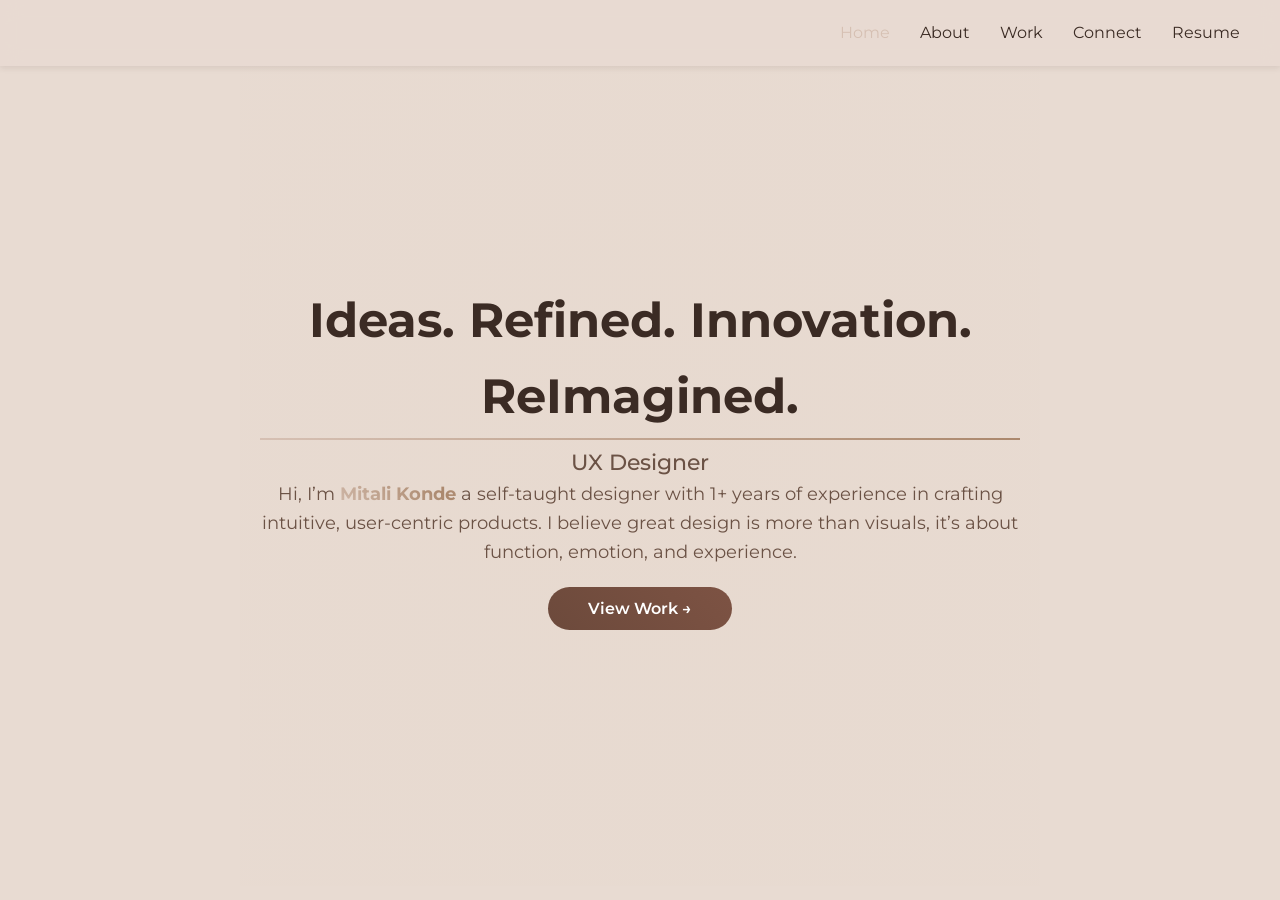
<file: index.html>
<!DOCTYPE html>
<html lang="en">

<head>
    <meta charset="UTF-8" />
    <meta name="viewport" content="width=device-width, initial-scale=1.0" />
    <title>Portfolio</title>
    <link rel="stylesheet" href="styles.css" />
    <link href="https://fonts.googleapis.com/css2?family=Montserrat:wght@400;500;600;700&display=swap"
        rel="stylesheet" />
</head>

<body>

    <!-- Header -->
    <header class="navbar">
        <!-- <img src="https://via.placeholder.com/40" alt="Logo" class="logo" /> -->
        <nav class="nav-links">
            <a href="#" class="active">Home</a>
            <a href="about.html">About</a>
            <a href="mywork.html">Work</a>
            <a href="contact.html">Connect</a>
            <a href="assets\Mitali_Konde_7058881317.pdf" target="_blank" rel="noopener noreferrer">
                Resume
            </a>
        </nav>
    </header>

    <!-- Main -->
    <section class="hero">
        <h1 class="hero-title">Ideas. Refined. Innovation. ReImagined.</h1>
        <p class="hero-subtitle">UX Designer</p>

        <!-- New paragraph text -->
        <p class="hero-description">
            Hi, I’m <span id="myname">Mitali Konde</span> a self-taught designer with 1+ years of experience in crafting
            intuitive, user-centric products. I believe great design is more than visuals, it’s about function, emotion,
            and experience.
        </p>

        <!-- Single button -->
        <button class="btn-view-work">View Work →</button>
    </section>

</body>

</html>
</file>
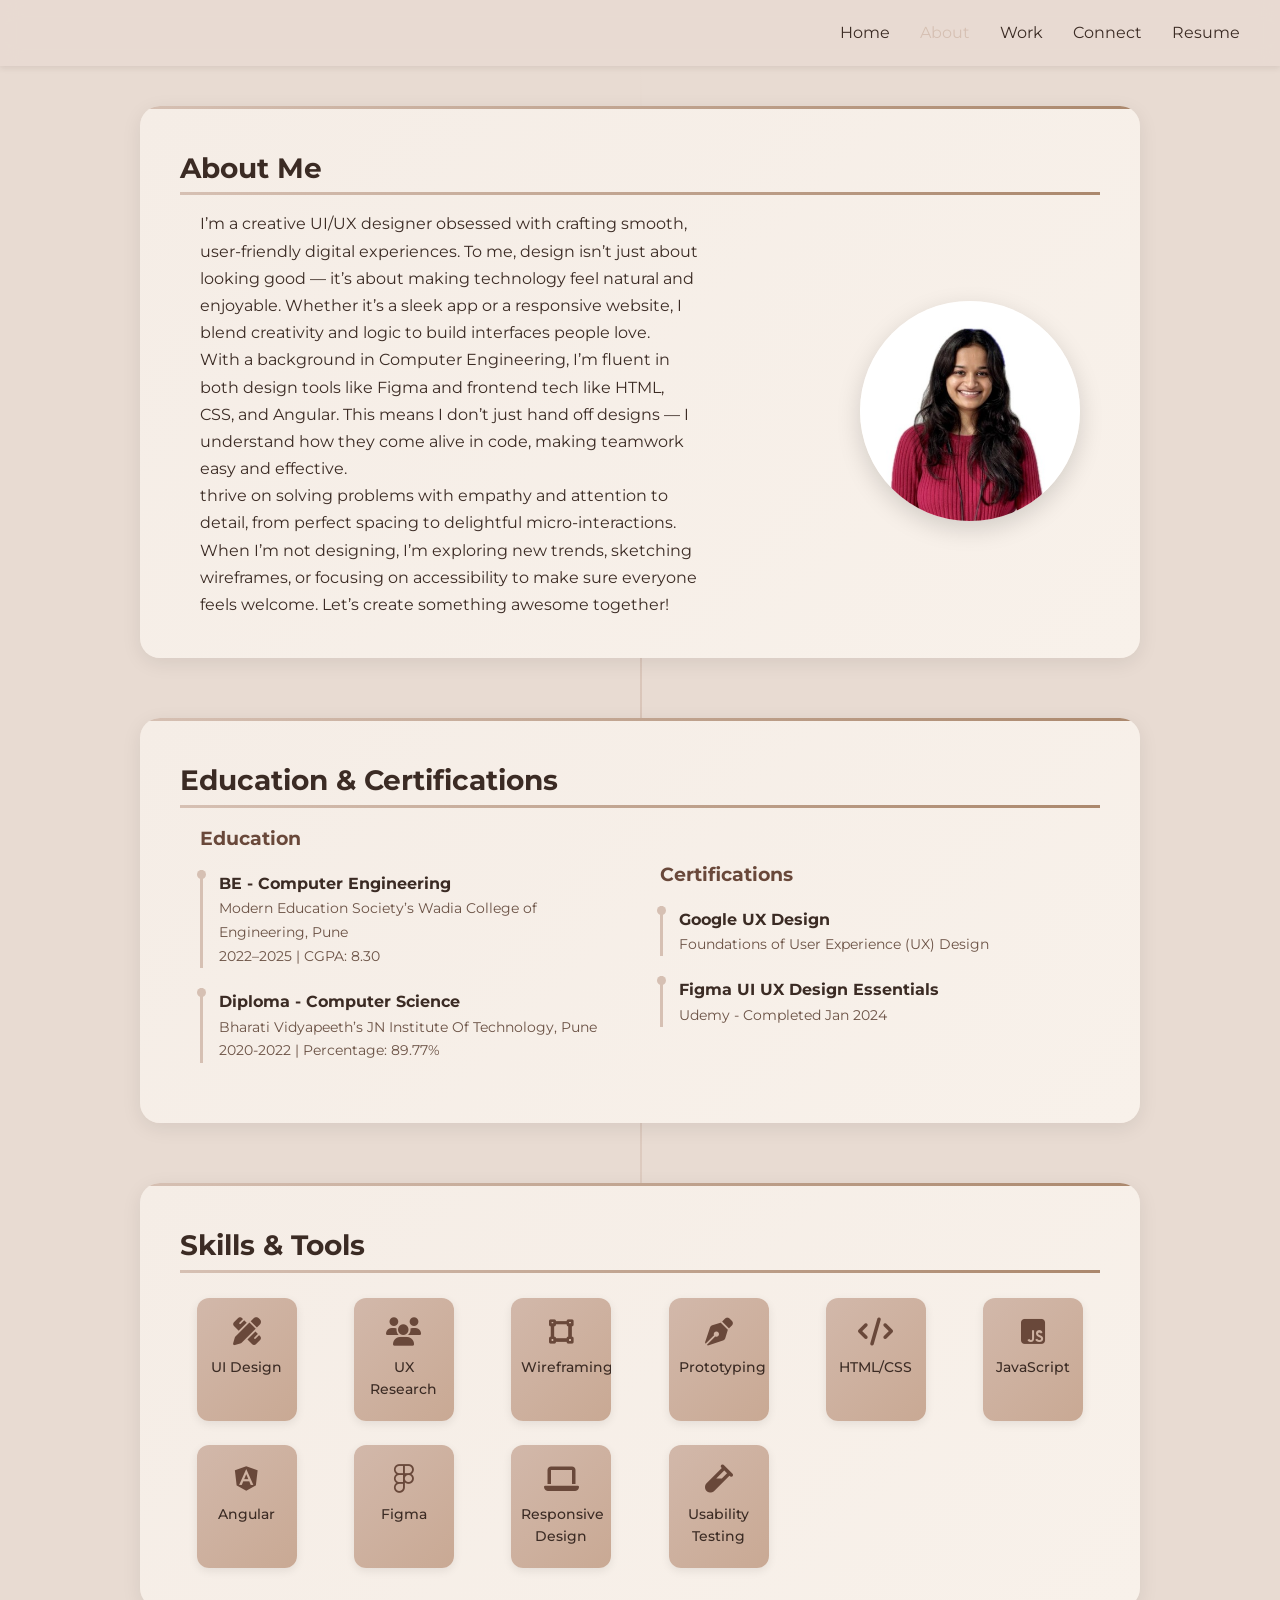
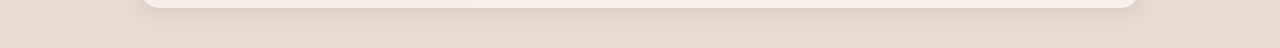
<file: about.html>
<!DOCTYPE html>
<html lang="en">

<head>
  <meta charset="UTF-8" />
  <meta name="viewport" content="width=device-width, initial-scale=1.0" />
  <title>About Me - Mitali Konde</title>
  <link rel="stylesheet" href="style.css" />
  <link rel="stylesheet" href="https://cdnjs.cloudflare.com/ajax/libs/font-awesome/6.4.0/css/all.min.css">
  <link href="https://fonts.googleapis.com/css2?family=Montserrat:wght@400;500;600;700&display=swap" rel="stylesheet" />
  <link rel="stylesheet" href="styles.css">
</head>

<body>

  <!-- Navbar -->
  <nav class="navbar">
    <!-- <img src="logo.png" alt="Logo" class="logo"> -->
    <div class="nav-links">
      <a href="index.html">Home</a>
      <a href="about.html" class="active">About</a>
      <a href="mywork.html">Work</a>
      <a href="contact.html">Connect</a>
      <a href="assets\Mitali_Konde_7058881317.pdf" target="_blank" rel="noopener noreferrer">
        Resume
      </a>
    </div>
  </nav>

  <main class="main-sections">

    <!-- ABOUT SECTION -->
    <section class="section-container visible">
      <h2>About Me</h2>
      <div class="about-content">
        <div class="about-text">
          <p> I’m a creative UI/UX designer obsessed with crafting smooth, user-friendly digital experiences. To me,
            design isn’t just about looking good — it’s about making technology feel natural and enjoyable. Whether it’s
            a sleek app or a responsive website, I blend creativity and logic to build interfaces people love.</p>

          <p>With a background in Computer Engineering, I’m fluent in both design tools like Figma and frontend tech
            like
            HTML, CSS, and Angular. This means I don’t just hand off designs — I understand how they come alive in code,
            making teamwork easy and effective.</p>

          <p> thrive on solving problems with empathy and attention to detail, from perfect spacing to delightful
            micro-interactions. When I’m not designing, I’m exploring new trends, sketching wireframes, or focusing on
            accessibility to make sure everyone feels welcome. Let’s create something awesome together!</p>



        </div>
        <div class="about-image">
          <img src="assets\Mitali.jpg" alt="Mitali Konde" class="profile-pic">
        </div>
      </div>
    </section>

    <!-- EDUCATION & CERTIFICATIONS -->
    <section class="section-container visible">
      <h2>Education & Certifications</h2>
      <div class="about-content no-box">
        <!-- Education Column -->
        <div class="about-text">
          <h3 style="margin-bottom: 15px; color: #69483a;">Education</h3>
          <div class="edu-entry">
            <h4>BE - Computer Engineering</h4>
            <p>Modern Education Society’s Wadia College of Engineering, Pune<br>2022–2025 | CGPA: 8.30</p>
          </div>
          <div class="edu-entry">
            <h4>Diploma - Computer Science</h4>
            <p>Bharati Vidyapeeth’s JN Institute Of Technology, Pune<br>2020-2022 | Percentage: 89.77%</p>
          </div>
        </div>

        <!-- Certifications Column -->
        <div class="about-text">
          <h3 style="margin-bottom: 15px; color: #69483a;">Certifications</h3>
          <div class="edu-entry">
            <h4>Google UX Design</h4>
            <p>Foundations of User Experience (UX) Design</p>
          </div>
          <div class="edu-entry">
            <h4>Figma UI UX Design Essentials</h4>
            <p>Udemy - Completed Jan 2024</p>
          </div>
        </div>
      </div>
    </section>

    <!-- SKILLS SECTION -->
    <section class="section-container visible">
      <h2>Skills & Tools</h2>
      <div class="skills-grid">
        <div class="skill-icon"><i class="fas fa-pencil-ruler"></i>
          <p>UI Design</p>
        </div>
        <div class="skill-icon"><i class="fas fa-users"></i>
          <p>UX Research</p>
        </div>
        <div class="skill-icon"><i class="fas fa-vector-square"></i>
          <p>Wireframing</p>
        </div>
        <div class="skill-icon"><i class="fas fa-pen-nib"></i>
          <p>Prototyping</p>
        </div>
        <div class="skill-icon"><i class="fas fa-code"></i>
          <p>HTML/CSS</p>
        </div>
        <div class="skill-icon"><i class="fab fa-js-square"></i>
          <p>JavaScript</p>
        </div>
        <div class="skill-icon"><i class="fab fa-angular"></i>
          <p>Angular</p>
        </div>
        <div class="skill-icon"><i class="fab fa-figma"></i>
          <p>Figma</p>
        </div>
        <div class="skill-icon"><i class="fas fa-laptop"></i>
          <p>Responsive Design</p>
        </div>
        <div class="skill-icon"><i class="fas fa-vial"></i>
          <p>Usability Testing</p>
        </div>
      </div>
    </section>

  </main>

</body>

</html>
</file>
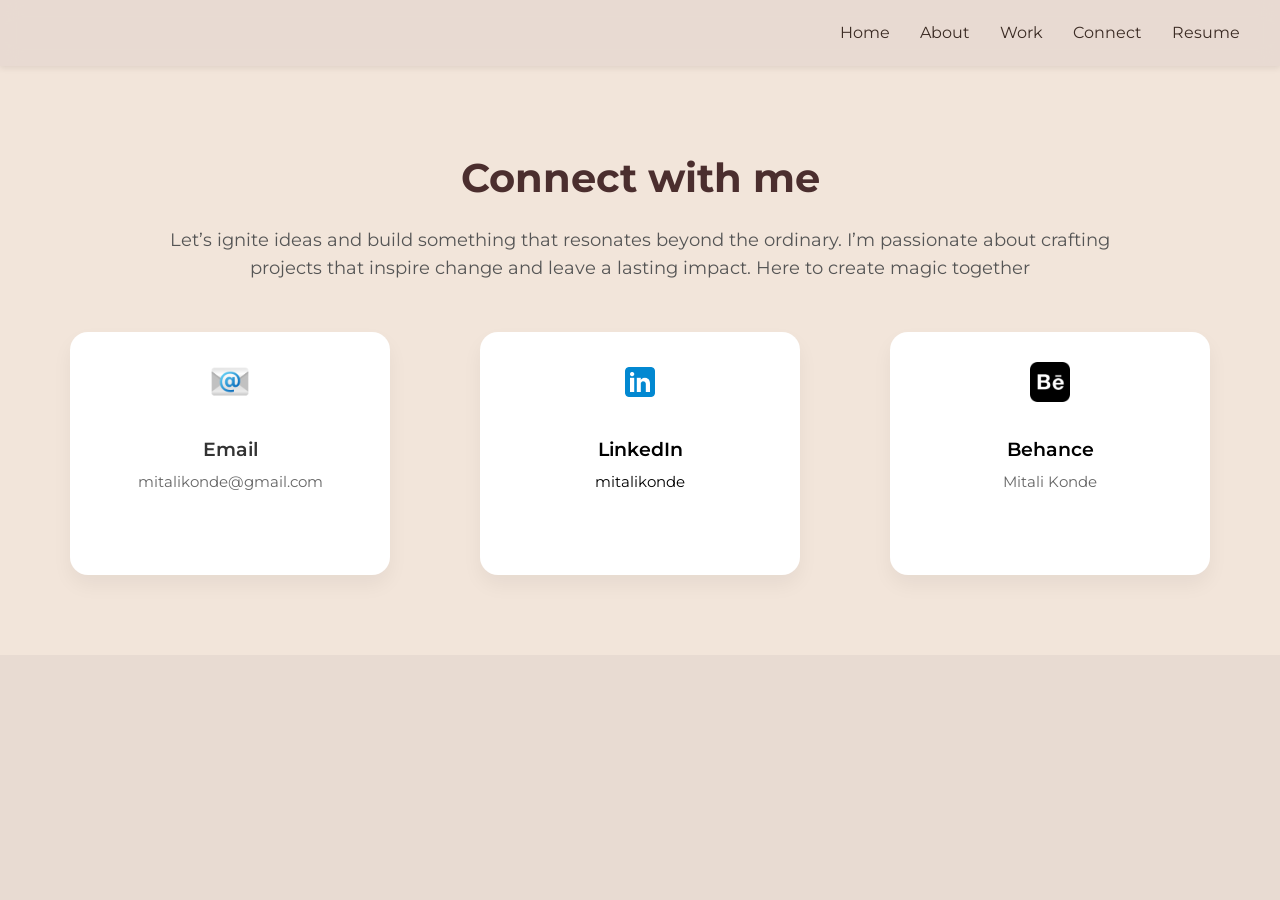
<file: contact.html>
<!DOCTYPE html>
<html lang="en">

<head>
  <meta charset="UTF-8" />
  <meta name="viewport" content="width=device-width, initial-scale=1.0" />
  <title>Contact</title>
  <link rel="stylesheet" href="styles.css" />
  <link href="https://fonts.googleapis.com/css2?family=Montserrat:wght@400;500;600;700&display=swap" rel="stylesheet" />
  <link rel="stylesheet" href="styles.css">
</head>

<body>

  <!-- Header -->
  <header class="navbar">
    <!-- <img src="https://via.placeholder.com/40" alt="Logo" class="logo" /> -->
    <nav class="nav-links">
      <a href="index.html">Home</a>
      <a href="about.html">About</a>
      <a href="mywork.html">Work</a>
      <a href="contact.html">Connect</a>
      <a href="assets\Mitali_Konde_7058881317.pdf" target="_blank" rel="noopener noreferrer">
        Resume
      </a>

    </nav>
  </header>

  <!-- Contact Section -->
  <section class="connect-section">
    <h2>Connect with me</h2>
    <p class="para_message">
      Let’s ignite ideas and build something that resonates beyond the ordinary. I’m passionate about crafting projects
      that inspire change and leave a lasting impact. Here to create magic together
    </p>

    <div class="contact-grid">
      <div class="contact-card">
        <img src="assets\icons8-email-50.png" alt="Email" />
        <h3>Email</h3>
        <p>mitalikonde@gmail.com</p>
      </div>

      <div class="contact-card">
        <img src="assets\icons8-linkedin-144.png" alt="LinkedIn" />
        <h3> <a href="https://www.linkedin.com/in/mitali-konde-7aa757270/" class="linkedin_link">LinkedIn</a></h3>
        <p>
          <a href="https://www.linkedin.com/in/mitali-konde-7aa757270/" class="linkedin_link">
            mitalikonde
          </a>
        </p>
      </div>

      <div class="contact-card">
        <img src="assets\icons8-behance-50.png" alt="Behance" />
        <h3> <a href="https://www.behance.net/mitalikonde18" class="linkedin_link">Behance</a></h3>
        <p>Mitali Konde</p>
      </div>
    </div>
  </section>


</body>

</html>
</file>
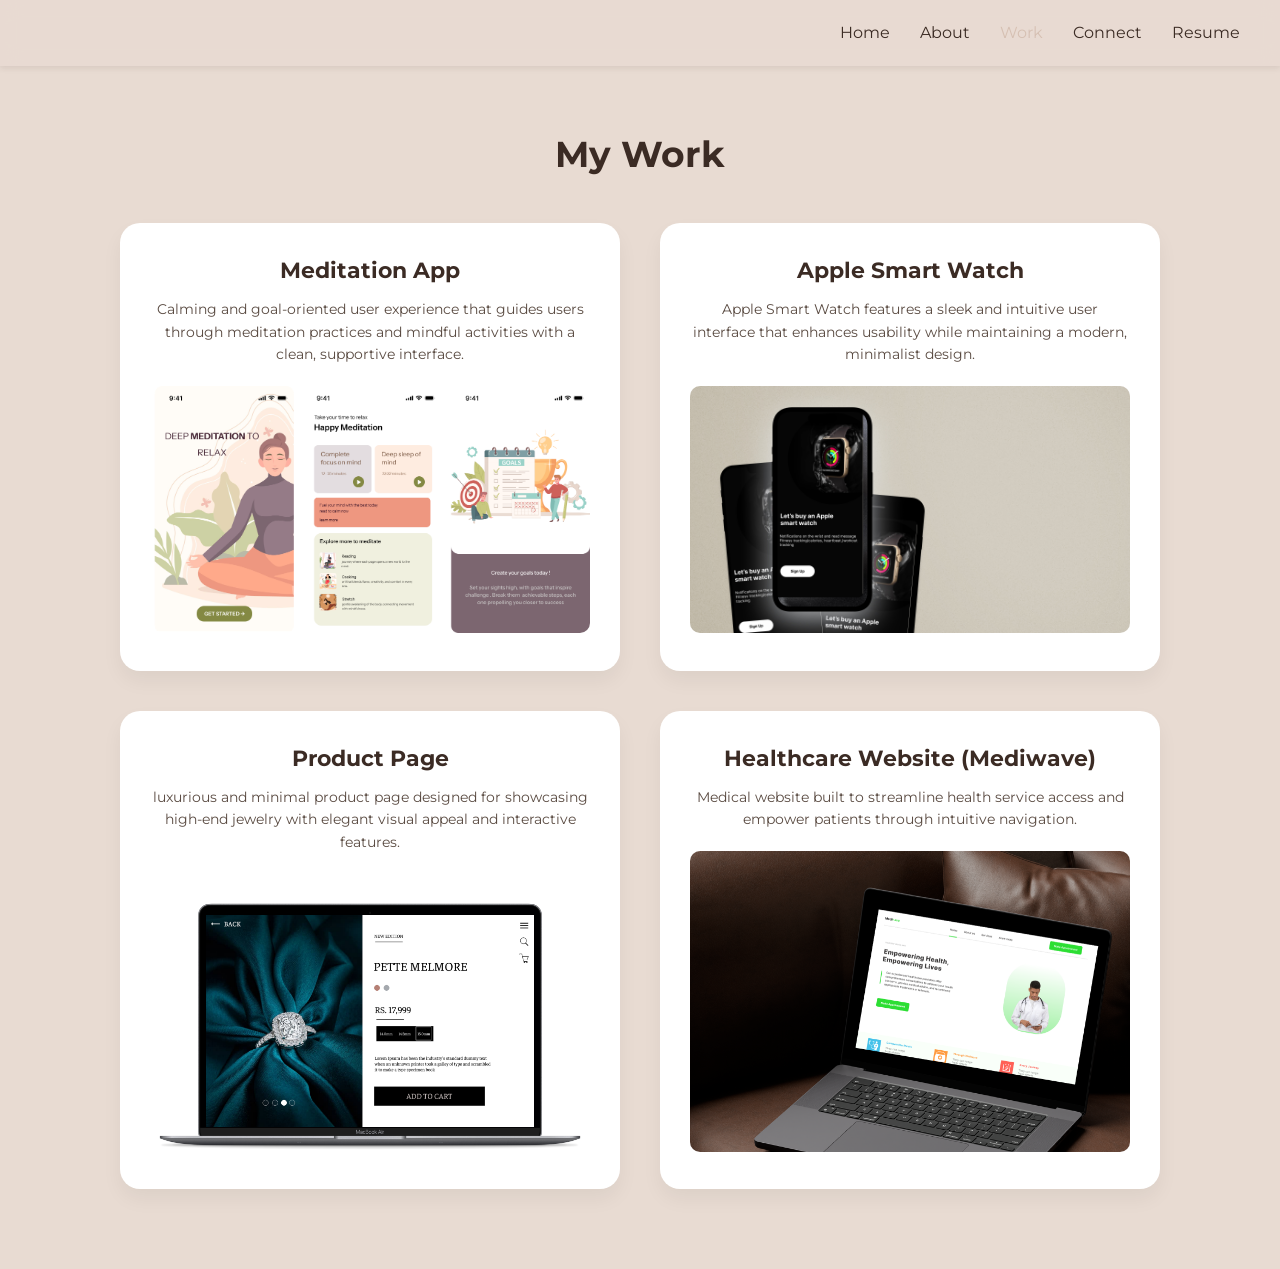
<file: mywork.html>
<!DOCTYPE html>
<html lang="en">

<head>
  <meta charset="UTF-8" />
  <meta name="viewport" content="width=device-width, initial-scale=1.0" />
  <title>My Work - Portfolio</title>
  <link href="https://fonts.googleapis.com/css2?family=Montserrat:wght@400;600;700&display=swap" rel="stylesheet" />
  <link rel="stylesheet" href="styles.css" />
</head>

<body>

  <!-- Header -->
  <header class="navbar">
    <!-- <img src="https://via.placeholder.com/40" alt="Logo" class="logo" /> -->
    <nav class="nav-links">
      <a href="index.html">Home</a>
      <a href="about.html">About</a>
      <a href="#" class="active">Work</a>
      <a href="contact.html">Connect</a>
      <a href="assets\Mitali_Konde_7058881317.pdf" target="_blank" rel="noopener noreferrer">
        Resume
      </a>
    </nav>
  </header>

  <!-- My Work Section -->
  <section class="mywork-section">
    <h2 class="main-heading">My Work</h2>
    <div class="work-cards">

      <div class="work-card pastel-green">
        <h3>Meditation App</h3>
        <p class="title_message">Calming and goal-oriented user experience that guides users through meditation
          practices and mindful
          activities with a clean, supportive interface.
        </p>
        <!-- <a href="#" class="case-study-link">Read case study →</a> -->
        <div class="work-images">
          <img src="assets\Product Page 2.png" alt="EcoMarket Screenshot" />
        </div>
      </div>



      <div class="work-card pastel-pink">

        <h3>Apple Smart Watch</h3>
        <div>
          <div>

          </div>
        </div>
        <p class="title_message">Apple Smart Watch features a sleek and intuitive user
          interface that enhances usability while maintaining a modern, minimalist design.</p>
        <!-- <a href="#" class="case-study-link">Read case study →</a> -->
        <div class="work-images">
          <img src="assets\applewatch.jpg" alt="Obgyn Screenshot" />
        </div>
      </div>

      <div class="work-card pastel-blue">

        <h3>Product Page</h3>

        <p class="title_message">luxurious and minimal product page designed for showcasing high-end jewelry with
          elegant visual appeal and interactive features.</p>
        <!-- <a href="#" class="case-study-link">Read case study →</a> -->
        <div class="work-images">
          <img src="assets/productpage.png" alt="Docmeup Screenshot" />
        </div>
      </div>


      <div class="work-card pastel-yellow">

        <h3>Healthcare Website (Mediwave)</h3>

        <div>
          <div>

          </div>
        </div>
        <p class="title_message">Medical website built to streamline health service access and empower patients through
          intuitive navigation.</p>
        <!-- <a href="#" class="case-study-link">Read case study →</a> -->
        <div class="work-images">
          <img src="assets\medicare.png" alt="EduTrack Screenshot" />
        </div>
      </div>


    </div>
  </section>

</body>

</html>
</file>
<file: styles.css>
/* ========== GOOGLE FONTS IMPORT ========== */
@import url('https://fonts.googleapis.com/css2?family=Montserrat:wght@400;500;600;700&display=swap');

/* ========== GLOBAL RESET AND BASE STYLES ========== */
* {
  margin: 0;
  padding: 0;
  box-sizing: border-box;
}

body {
  font-family: 'Montserrat', sans-serif;
  margin: 0;
  padding: 0;
  background: #e8dbd2;
  color: #3b2b24;
  line-height: 1.6;
  animation: morphBackground 8s ease-in-out infinite, fadeInUp 0.6s ease-in-out;
}

/* ========== KEYFRAME ANIMATIONS ========== */
@keyframes fadeInUp {
  from {
    opacity: 0;
    transform: translateY(40px);
  }
  to {
    opacity: 1;
    transform: translateY(0);
  }
}

@keyframes popIn {
  0% {
    opacity: 0;
    transform: scale(0.95);
  }
  100% {
    opacity: 1;
    transform: scale(1);
  }
}

@keyframes slideInLeft {
  from {
    opacity: 0;
    transform: translateX(-60px);
  }
  to {
    opacity: 1;
    transform: translateX(0);
  }
}

@keyframes slideInRight {
  from {
    opacity: 0;
    transform: translateX(60px);
  }
  to {
    opacity: 1;
    transform: translateX(0);
  }
}

@keyframes bounceIn {
  0% {
    opacity: 0;
    transform: scale(0.3) rotate(-15deg);
  }
  50% {
    opacity: 1;
    transform: scale(1.05) rotate(5deg);
  }
  70% {
    transform: scale(0.9) rotate(-2deg);
  }
  100% {
    opacity: 1;
    transform: scale(1) rotate(0deg);
  }
}

@keyframes pulseGlow {
  0% {
    box-shadow: 0 0 0 0 rgba(183, 139, 74, 0.4);
  }
  70% {
    box-shadow: 0 0 0 10px rgba(183, 139, 74, 0);
  }
  100% {
    box-shadow: 0 0 0 0 rgba(183, 139, 74, 0);
  }
}

@keyframes textGlow {
  0% {
    text-shadow: 0 0 5px rgba(183, 139, 74, 0.5);
  }
  50% {
    text-shadow: 0 0 20px rgba(183, 116, 16, 0.8), 0 0 30px rgba(183, 139, 74, 0.6);
  }
  100% {
    text-shadow: 0 0 5px rgba(183, 139, 74, 0.5);
  }
}

@keyframes morphBackground {
  0% {
    background: linear-gradient(45deg, #e8dbd2, #f0e6dc);
  }
  50% {
    background: linear-gradient(45deg, #f0e6dc, #e8dbd2);
  }
  100% {
    background: linear-gradient(45deg, #e8dbd2, #f0e6dc);
  }
}

@keyframes floatUp {
  0% {
    transform: translateY(0px);
  }
  50% {
    transform: translateY(-10px);
  }
  100% {
    transform: translateY(0px);
  }
}

@keyframes rotateIn {
  from {
    opacity: 0;
    transform: rotate(-200deg) scale(0.5);
  }
  to {
    opacity: 1;
    transform: rotate(0deg) scale(1);
  }
}

@keyframes scaleUp {
  from {
    transform: scale(0.8);
    opacity: 0;
  }
  to {
    transform: scale(1);
    opacity: 1;
  }
}

@keyframes shimmer {
  0% {
    background-position: -200px 0;
  }
  100% {
    background-position: 200px 0;
  }
}

@keyframes professionalSlideIn {
  from {
    opacity: 0;
    transform: translateY(20px);
  }
  to {
    opacity: 1;
    transform: translateY(0);
  }
}

@keyframes subtleGlow {
  0% {
    box-shadow: 0 0 5px rgba(183, 139, 74, 0.2);
  }
  50% {
    box-shadow: 0 0 15px rgba(183, 139, 74, 0.4);
  }
  100% {
    box-shadow: 0 0 5px rgba(183, 139, 74, 0.2);
  }
}

@keyframes typewriter {
  from {
    width: 0;
  }
  to {
    width: 100%;
  }
}

@keyframes blink {
  0%, 50% {
    opacity: 1;
  }
  51%, 100% {
    opacity: 0;
  }
}

@keyframes professionalFloat {
  0% {
    transform: translateY(0px);
  }
  50% {
    transform: translateY(-5px);
  }
  100% {
    transform: translateY(0px);
  }
}

@keyframes professionalScale {
  0% {
    transform: scale(1);
  }
  50% {
    transform: scale(1.02);
  }
  100% {
    transform: scale(1);
  }
}

@keyframes gradientShift {
  0% {
    background-position: 0% 50%;
  }
  50% {
    background-position: 100% 50%;
  }
  100% {
    background-position: 0% 50%;
  }
}

@keyframes professionalBorder {
  0% {
    border-color: rgba(183, 139, 74, 0.3);
  }
  50% {
    border-color: rgba(183, 139, 74, 0.8);
  }
  100% {
    border-color: rgba(183, 139, 74, 0.3);
  }
}

@keyframes professionalImageEntry {
  0% {
    opacity: 0;
    transform: scale(0.8) rotate(-5deg);
    filter: blur(2px);
  }
  50% {
    opacity: 0.8;
    transform: scale(1.05) rotate(2deg);
    filter: blur(1px);
  }
  100% {
    opacity: 1;
    transform: scale(1) rotate(0deg);
    filter: blur(0);
  }
}

@keyframes professionalImageHover {
  0% {
    transform: scale(1) rotate(0deg);
    box-shadow: 0 10px 25px rgba(0, 0, 0, 0.2);
  }
  50% {
    transform: scale(1.03) rotate(1deg);
    box-shadow: 0 15px 35px rgba(0, 0, 0, 0.3);
  }
  100% {
    transform: scale(1) rotate(0deg);
    box-shadow: 0 10px 25px rgba(0, 0, 0, 0.2);
  }
}

@keyframes professionalBorderRotate {
  0% {
    transform: rotate(0deg);
  }
  100% {
    transform: rotate(360deg);
  }
}

/* ========== HEADER & NAVBAR ========== */
header {
  display: flex;
  justify-content: space-between;
  align-items: center;
  padding: 25px 50px;
  background-color: rgba(232, 219, 210, 0.95);
  backdrop-filter: blur(10px);
  box-shadow: 0 2px 10px rgba(0, 0, 0, 0.05);
  position: sticky;
  top: 0;
  z-index: 1000;
  transition: all 0.3s ease;
}

.navbar {
  display: flex;
  justify-content: flex-end;
  align-items: center;
  padding: 20px 40px;
  background: rgba(232, 219, 210, 0.95);
  backdrop-filter: blur(10px);
  box-shadow: 0 2px 6px rgba(59, 43, 36, 0.1);
  position: sticky;
  top: 0;
  z-index: 10;
  transition: all 0.3s ease;
  animation: professionalSlideIn 0.8s ease-out;
}

.navbar.scrolled {
  box-shadow: 0 4px 10px rgba(0, 0, 0, 0.15);
  background-color: rgba(224, 209, 199, 0.95);
}

.logo {
  position: absolute;
  left: 40px;
  width: 40px;
  height: 40px;
  object-fit: contain;
  animation: professionalSlideIn 1s ease-out;
  transition: transform 0.3s ease;
  font-size: 22px;
  font-weight: 600;
  color: #69483a;
}

.logo:hover {
  transform: scale(1.1);
  animation: professionalFloat 2s ease-in-out infinite;
}

nav ul {
  display: flex;
  list-style: none;
}

nav ul li {
  margin-left: 30px;
}

nav ul li a {
  text-decoration: none;
  color: #333;
  font-weight: 500;
  transition: color 0.3s ease;
}

nav ul li a:hover {
  color: #69483a;
}

.nav-links {
  display: flex;
  gap: 30px;
}

.nav-links a {
  text-decoration: none;
  color: #3b2b24;
  font-weight: 400;
  font-size: 16px;
  transition: all 0.3s ease;
  position: relative;
  overflow: hidden;
}

.nav-links a::before {
  content: '';
  position: absolute;
  bottom: -3px;
  left: 0;
  width: 0;
  height: 2px;
  background: linear-gradient(90deg, #ac978b, #AB886D);
  transition: width 0.3s ease;
}

.nav-links a:hover::before {
  width: 100%;
}

.nav-links a.active,
.nav-links a:hover {
  color: #D6C0B3;
}

/* ========== HERO SECTION ========== */
.hero {
  min-height: calc(100vh - 80px);
  display: flex;
  flex-direction: column;
  justify-content: center;
  align-items: center;
  text-align: center;
  width: 800px;
  margin: 0 auto;
  padding: 40px 20px;
  opacity: 0;
  animation: professionalSlideIn 1.2s ease-out forwards;
  animation-delay: 0.3s;
  position: relative;
  overflow: hidden;
}

.hero::before {
  content: '';
  position: absolute;
  top: -50%;
  left: -50%;
  width: 200%;
  height: 200%;
  background: radial-gradient(circle, rgba(183, 139, 74, 0.02) 0%, transparent 70%);
  animation: professionalFloat 8s ease-in-out infinite;
  z-index: -1;
}

#myname {
  font-weight: bold;
  background: linear-gradient(45deg, #D6C0B3, #AB886D, #D6C0B3);
  background-size: 200% 200%;
  -webkit-background-clip: text;
  -webkit-text-fill-color: transparent;
  background-clip: text;
  animation: gradientShift 4s ease-in-out infinite;
  position: relative;
  overflow: hidden;
}

.hero-title {
  font-size: 48px;
  font-weight: 700;
  margin: 0 0 10px;
  color: #3b2b24;
  opacity: 0;
  animation: professionalSlideIn 1s ease-out forwards;
  animation-delay: 0.4s;
  position: relative;
}

.hero-title::after {
  content: '';
  position: absolute;
  bottom: -5px;
  left: 50%;
  transform: translateX(-50%);
  width: 0;
  height: 2.5px;
  background: linear-gradient(90deg, #D6C0B3, #AB886D);
  animation: typewriter 1.5s ease-out forwards;
  animation-delay: 1.2s;
}

.hero-subtitle {
  font-size: 22px;
  font-weight: 500;
  color: #6b5245;
  opacity: 0;
  animation: professionalSlideIn 1s ease-out forwards;
  animation-delay: 0.6s;
  position: relative;
}

.hero-description {
  font-size: 18px;
  font-weight: 400;
  color: #6b5245;
  margin: 0 auto 20px;
  line-height: 1.6;
  max-width: 900px;
  opacity: 0;
  animation: professionalSlideIn 1s ease-out forwards;
  animation-delay: 0.8s;
  position: relative;
}

/* ========== BUTTONS ========== */
.btn-view-work {
  font-family: 'Montserrat', sans-serif;
  background: linear-gradient(45deg, #69483a, #8b5a4a);
  background-size: 200% 200%;
  color: #fff;
  border: none;
  padding: 12px 40px;
  font-size: 16px;
  font-weight: 600;
  border-radius: 30px;
  cursor: pointer;
  transition: all 0.3s ease;
  margin-bottom: 40px;
  opacity: 0;
  animation: professionalSlideIn 1s ease-out forwards;
  animation-delay: 1s;
  position: relative;
  overflow: hidden;
}

.btn-view-work::before {
  content: '';
  position: absolute;
  top: 0;
  left: -100%;
  width: 100%;
  height: 100%;
  background: linear-gradient(90deg, transparent, rgba(255, 255, 255, 0.2), transparent);
  transition: left 0.5s;
}

.btn-view-work:hover::before {
  left: 100%;
}

.btn-view-work:hover {
  background: linear-gradient(45deg, #2f221c, #4a332a);
  transform: translateY(-2px);
  box-shadow: 0 8px 20px rgba(47, 34, 28, 0.3);
  animation: professionalScale 2s ease-in-out infinite;
}

/* ========== INFO BOXES ========== */
.info-boxes {
  display: flex;
  justify-content: center;
  gap: 30px;
  flex-wrap: wrap;
  perspective: 1000px;
}

.info-box {
  background: linear-gradient(135deg, #d2b8aa, #c9a994);
  border-radius: 15px;
  padding: 25px 40px;
  min-width: 140px;
  box-shadow: 0 5px 15px rgba(59, 43, 36, 0.1);
  text-align: center;
  transition: all 0.3s ease;
  opacity: 0;
  transform: translateY(20px);
  animation: professionalSlideIn 0.8s ease-out forwards;
  position: relative;
  overflow: hidden;
  border: 2px solid transparent;
}

.info-box::before {
  content: '';
  position: absolute;
  top: 0;
  left: -100%;
  width: 100%;
  height: 100%;
  background: linear-gradient(90deg, transparent, rgba(255, 255, 255, 0.1), transparent);
  transition: left 0.5s;
}

.info-box:hover::before {
  left: 100%;
}

.info-box:nth-child(1) { animation-delay: 0.2s; }
.info-box:nth-child(2) { animation-delay: 0.4s; }
.info-box:nth-child(3) { animation-delay: 0.6s; }

.info-box:hover {
  transform: translateY(-5px) scale(1.02);
  box-shadow: 0 10px 25px rgba(59, 43, 36, 0.15);
  border-color: rgba(183, 139, 74, 0.3);
  animation: professionalBorder 2s ease-in-out infinite;
}

.info-box h2 {
  font-size: 28px;
  font-weight: 600;
  color: #3b2b24;
  margin-bottom: 8px;
  transition: all 0.3s ease;
}

.info-box:hover h2 {
  color: #D6C0B3;
  transform: scale(1.05);
}

.info-box p {
  font-size: 14px;
  font-weight: 400;
  color: #6b5245;
  margin: 0;
  transition: all 0.3s ease;
}

.info-box:hover p {
  color: #3b2b24;
}

/* ========== HEADINGS AND SECTIONS ========== */
.main-heading {
  font-size: 36px;
  font-weight: 700;
  color: #3b2b24;
  text-align: center;
  margin-bottom: 40px;
  opacity: 0;
  animation: professionalSlideIn 1.2s ease-out forwards;
  position: relative;
}

.main-heading::before {
  content: '';
  position: absolute;
  top: 50%;
  left: 0;
  right: 0;
  height: 1px;
  /* background: linear-gradient(90deg, transparent, #D6C0B3, transparent); */
  z-index: -1;
}

.section-title {
  font-size: 32px;
  font-weight: 700;
  margin-bottom: 40px;
  color: #2f221c;
}

.main-sections {
  display: flex;
  flex-direction: column;
  gap: 60px;
  align-items: center;
  padding: 40px 20px;
  position: relative;
}

.main-sections::before {
  content: '';
  position: absolute;
  top: 0;
  left: 50%;
  width: 2px;
  height: 100%;
  background: linear-gradient(to bottom, transparent, #D6C0B3, transparent);
  z-index: -1;
}

.section-container {
  width: 100%;
  max-width: 1000px;
  background: linear-gradient(135deg, #f5ede6, #f8f1ea);
  padding: 40px;
  box-sizing: border-box;
  border-radius: 20px;
  box-shadow: 0 5px 20px rgba(0, 0, 0, 0.08);
  opacity: 0;
  transform: translateY(20px);
  transition: all 0.6s ease-out;
  position: relative;
  overflow: hidden;
}

.section-container::before {
  content: '';
  position: absolute;
  top: 0;
  left: 0;
  right: 0;
  height: 3px;
  background: linear-gradient(90deg, #D6C0B3, #AB886D, #D6C0B3);
  background-size: 200% 200%;
  animation: gradientShift 4s ease-in-out infinite;
}

.section-container.visible {
  opacity: 1;
  transform: translateY(0);
}

.section-container:hover {
  transform: translateY(-3px);
  box-shadow: 0 10px 30px rgba(0, 0, 0, 0.12);
}

.section-container h2 {
  font-size: 28px;
  color: #3b2b24;
  margin-bottom: 20px;
  animation: professionalSlideIn 0.8s ease-out forwards;
  position: relative;
}

.section-container h2::after {
  content: '';
  position: absolute;
  bottom: -5px;
  left: 0;
  width: 50px;
  height: 3px;
  background: linear-gradient(90deg, #D6C0B3, #AB886D);
  animation: typewriter 1s ease-out forwards;
  animation-delay: 0.3s;
}

/* ========== ABOUT SECTION ========== */
.about-content {
  display: flex;
  flex-direction: row;
  gap: 40px;
  align-items: center;
  flex-wrap: wrap;
  justify-content: space-between;
  width: 1600px;
  width: 100%;
  padding: 0 20px;
  box-sizing: border-box;
}

.about-text {
  flex: 1;
  max-width: 500px;
  animation: professionalSlideIn 1s ease-out forwards;
  line-height: 1.7;
}

.about-image {
  flex-shrink: 0;
  text-align: center;  
  animation-delay: 0.1s;
}

.profile-pic {
  width: 220px;
  height: 220px;
  border-radius: 50%;
  object-fit: cover;
  box-shadow: 0 8px 25px rgba(0, 0, 0, 0.15);
  position: relative;
  transition: all 0.3s ease;
}

.profile-pic::before {
  content: '';
  position: absolute;
  top: -6px;
  left: -6px;
  right: -6px;
  bottom: -6px;
  border-radius: 50%;
  background: linear-gradient(45deg, #D6C0B3, #AB886D, #D6C0B3);
  background-size: 200% 200%;
  z-index: -1;
  animation: gradientShift 4s ease-in-out infinite;
  opacity: 0;
  transition: opacity 0.3s ease;
}

.profile-pic::after {
  content: '';
  position: absolute;
  top: -10px;
  left: -10px;
  right: -10px;
  bottom: -10px;
  border-radius: 50%;
  background: conic-gradient(from 0deg, #D6C0B3, #AB886D, #D6C0B3, #AB886D, #D6C0B3);
  z-index: -2;
  animation: professionalBorderRotate 8s linear infinite;
  opacity: 0;
  transition: opacity 0.3s ease;
}

.profile-pic:hover {
  transform: scale(1.03);
  box-shadow: 0 12px 35px rgba(0, 0, 0, 0.25);
  animation: professionalImageHover 2s ease-in-out infinite;
}

.profile-pic:hover::before {
  opacity: 1;
}

.profile-pic:hover::after {
  opacity: 0.3;
}

/* ========== EDUCATION / CERTIFICATIONS ========== */
.edu-entry {
  border-left: 3px solid #D6C0B3;
  padding-left: 16px;
  margin-bottom: 20px;
  position: relative;
  animation: professionalSlideIn 0.8s ease-out forwards;
  transition: all 0.3s ease;
}

.edu-entry::before {
  content: '';
  position: absolute;
  left: -6px;
  top: 0;
  width: 9px;
  height: 9px;
  background: #D6C0B3;
  border-radius: 50%;
  animation: subtleGlow 3s ease-in-out infinite;
}

.edu-entry:hover {
  transform: translateX(5px);
  border-left-color: #AB886D;
}

.edu-entry h3 {
  font-size: 18px;
  font-weight: 600;
  color: #3b2b24;
  margin-bottom: 4px;
  transition: color 0.3s ease;
}

.edu-entry:hover h3 {
  color: #D6C0B3;
}

.edu-entry p {
  margin: 0;
  font-size: 14px;
  color: #6b5245;
}

/* ========== SKILLS ========== */
.skills-list {
  display: flex;
  flex-direction: column;
  gap: 16px;
}

.skill-item {
  display: flex;
  align-items: center;
  gap: 12px;
  font-size: 16px;
  font-weight: 500;
  color: #3b2b24;
  animation: professionalSlideIn 0.6s ease-out forwards;
  transition: all 0.3s ease;
}

.skill-item:hover {
  transform: translateX(5px);
  color: #D6C0B3;
}

.skill-item .icon {
  width: 20px;
  height: 20px;
  stroke: #000;
  transition: all 0.3s ease;
}

.skill-item:hover .icon {
  stroke: #D6C0B3;
  transform: scale(1.1);
}

.skills-grid {
  display: grid;
  grid-template-columns: repeat(auto-fit, minmax(120px, 1fr));
  gap: 24px;
  margin-top: 30px;
  justify-items: center;
}

.skill-icon {
  background: linear-gradient(135deg, #d2b8aa, #c9a994);
  border-radius: 12px;
  padding: 20px 10px;
  text-align: center;
  width: 100px;
  box-shadow: 0 3px 10px rgba(0,0,0,0.08);
  transition: all 0.3s ease;
  animation: professionalSlideIn 0.6s ease-out forwards;
  position: relative;
  overflow: hidden;
}

.skill-icon::before {
  content: '';
  position: absolute;
  top: 0;
  left: -100%;
  width: 100%;
  height: 100%;
  background: linear-gradient(90deg, transparent, rgba(255, 255, 255, 0.2), transparent);
  transition: left 0.5s;
}

.skill-icon:hover::before {
  left: 100%;
}

.skill-icon i {
  font-size: 28px;
  color: #69483a;
  margin-bottom: 10px;
  transition: all 0.3s ease;
}

.skill-icon:hover i {
  transform: scale(1.1);
  color: #D6C0B3;
}

.skill-icon p {
  font-size: 14px;
  font-weight: 500;
  margin: 0;
  color: #3b2b24;
}

.skill-icon:hover {
  transform: translateY(-5px) scale(1.02);
  background: linear-gradient(135deg, #c9a994, #D6C0B3);
  box-shadow: 0 8px 20px rgba(0,0,0,0.15);
  animation: professionalFloat 2s ease-in-out infinite;
}

/* ========== WORK SECTION ========== */
.mywork-section {
  max-width: 1100px;
  margin: 60px auto 80px;
  padding: 0 20px;
  text-align: center;
}

.work-cards {
  display: flex;
  flex-wrap: wrap;
  gap: 40px;
  justify-content: center;
}

.work-card {
  background-color: #fff;
  border-radius: 20px;
  padding: 30px;
  width: 500px;
  text-align: left;
  display: flex;
  flex-direction: column;
  align-items: center;
  justify-content: center;
  box-shadow: 0 10px 20px rgba(0, 0, 0, 0.05);
  transition: transform 0.3s ease, box-shadow 0.3s ease;
  overflow: hidden;
  position: relative;
}

.work-card:hover {
  transform: translateY(-6px) scale(1.02);
  box-shadow: 0 15px 25px rgba(0, 0, 0, 0.1);
}

.work-card img {
  max-width: 100%;
  height: auto;
  border-radius: 10px;
}

.docmeup-card {
  background-color: #d7eaf5;
  border: 1px solid #b2d1e8;
}

.obgyn-card {
  background-color: #f8e5ed;
  border: 1px solid #e7c7d7;
}

.work-icon {
  margin-bottom: 20px;
}

.work-card h3 {
  font-size: 22px;
  font-weight: 700;
  color: #3b2b24;
  margin-bottom: 10px;
}

.work-card p {
  font-size: 14px;
  color: #5a4b42;
  line-height: 1.6;
  flex-grow: 1;
  margin-bottom: 20px;
}

.case-study-link {
  font-weight: 600;
  font-size: 14px;
  text-decoration: none;
  color: #3b2b24;
  margin-bottom: 20px;
  display: inline-block;}

  /* ===== CONNECT PAGE STYLES ===== */
.connect-section {
  padding: 80px 20px;
  text-align: center;
  background-color: #f2e5da; /* Match your screenshot background */
}

.connect-section h2 {
  font-size: 2.5rem;
  color: #4b2e2e;
  font-weight: 700;
  margin-bottom: 16px;
}

.connect-section p {
  font-size: 1.1rem;
  max-width: 1000px;
  margin: 0 auto 50px;
  color: #555;
  line-height: 1.6;
}

.contact-grid {
  display: grid;
  grid-template-columns: repeat(auto-fit, minmax(260px, 1fr));
  gap: 30px;
  justify-items: center;
  padding: 0 20px;
}

.contact-card {
  background-color: #fff;
  padding: 30px;
  border-radius: 18px;
  box-shadow: 0 10px 20px rgba(0, 0, 0, 0.05);
  width: 100%;
  max-width: 320px;
  text-align: center;
  transition: transform 0.3s ease;
}

.contact-card:hover {
  transform: translateY(-8px);
}

.contact-card img {
  width: 40px;
  height: 40px;
  margin-bottom: 16px;
}

.contact-card h3 {
  margin: 10px 0 5px;
  font-weight: 600;
  color: #333;
}

.contact-card p {
  color: #666;
  font-size: 0.95rem;
}

.linkedin_link{
  color: black;
  text-decoration: none;
}

.title_message{
  text-align: center;
}
</file>
<file: style.css>
/* Reset styles */

* {
    margin: 0;
    padding: 0;
    box-sizing: border-box;
}

/* Global styles */
body {
    background: #fff;
    color: #080808;
    font-family: 'Cambria', sans-serif;
}

/* Navigation styles */
/* Navigation styles */
/* Navigation styles */

nav {
    position: fixed;
    top: 0;
    left: 0;
    width: 100%;
    background: #fff; /* White background */
    z-index: 100;
    box-shadow: 0 0 10px rgba(0, 0, 0, 0.1);
    transition: background 0.3s, box-shadow 0.3s, z-index 0.3s; /* Add z-index transition */
    display: flex;
    justify-content: center;
    align-items: center;
}

nav ul {
    display: flex; /* Display the list as a flex container */
    list-style: none;
    margin: 0;
    padding: 0;
}

nav ul li {
    margin: 10px 20px;
    position: relative; /* Required for the pseudo-element */
}

nav ul li a {
    color: #080808;
    text-decoration: none;
    font-size: 18px;
    transition: color 0.3s;
}

/* Navbar link hover effect */
nav ul li a:hover {
    color: #000;
    z-index: 200; /* Increase the z-index on hover */
}

/* Horizontal line effect on hover */
nav ul li a::after {
    content: "";
    position: absolute;
    bottom: 0;
    left: 0;
    width: 100%;
    height: 3px; /* Height of the line */
    background-color: #000; /* Color of the line */
    transform: scaleX(0); /* Initial scale to hide the line */
    transform-origin: right; /* Transform origin at the right end */
    transition: transform 0.3s;
}

nav ul li a:hover::after {
    transform: scaleX(1); /* Scale to reveal the line on hover */
    transform-origin: left; /* Change the transform origin to the left end */
}

/* Change background color on hover */
nav:hover {
    background: #f5f5f5; /* Light gray background when hovering over the whole navbar */
}


.header-text p{
    font-style: italic;
    font-family: 'Segoe UI', Tahoma, Geneva, Verdana, sans-serif;
    
}



/* Style the hidden navbar */
#navbar {
    position: fixed;
    top: 0;
    transition: top 0.3s;
    /* Add your other navbar styles here */
}

/* Hide the hidden navbar */
#navbar[style="top: -100px;"] {
    top: -100px;
}




/* Header styles */
.header-text {
    margin-top: 20%;
    font-size: 30px;
}

.header-text h1 {
    font-size: 60px;
    margin-top: 20px;
}

.header-text p {
    color: #080808;
    font-size: small;
}

/* About section styles */
#about {
    padding: 80px 0;
    color: #080808;
}

.row {
    display: flex;
    justify-content: space-between;
    flex-wrap: wrap;
}

.about-col-1 {
    flex-basis: 35%;
}

.about-col-1 img {
    width: 100%;
    border-radius: 15px;
}

.about-col-2 {
    
    flex-basis: 60%;
    text-align: justify;
    
}

.about-col-2 .btn{
    font-family: Cambria ;
}

.sub-title {
    font-size: 60px;
    font-weight: 600;
    color: #080808;
}

.sub-title p{
    text-align: start;
}
/* social icons start */
.socials {
	position: relative;
	margin-top: 9rem;
  }

  .socials .social-icons {
	padding-left: 0;
	margin-bottom: 0;
	list-style: none
  }

  .socials .social-icons li {
	display: inline-block;
	margin-bottom: 14px
  }

  .social-icons a {
	font-size: 20px;
	display: inline-block;
	line-height: 44px;
	color: #080808;
	/* background-color: #080808; */
	width: 44px;
    border-radius: 10px;
	height: 44px;
	text-align: center;
	margin-right: 8px;
	-webkit-transition: all .2s linear;
	-o-transition: all .2s linear;
	transition: all .2s linear
  }

  .social-icons a:active, .social-icons a:focus, .social-icons a:hover {
	color: #fff;
	background-color: #0685da
  }

  .social-icons a.github:hover {
	background-color: #0e0e0e
  }

  .social-icons a.twitter:hover {
	background-color: #00aced
  }

  

  .social-icons a.linkedin:hover {
	background-color: #007bb6
  }


  .social-icons a.behance:hover {
	background-color: #070707
  }

  /* social icons end */
/* Projects section styles */
/* Projects section styles */
.project-list {
    display: flex;
    flex-wrap: wrap;
    justify-content: space-between;
    margin-top: 50px;
}

.project-list div {
    background: #262626;
    padding: 40px;
    font-size: 13px;
    font-weight: 300;
    border-radius: 10px;
    transition: background 0.5s, transform 0.5s;
    width: calc(33.33% - 20px);
    margin-bottom: 30px;
    box-sizing: border-box;
    text-align: center;
}

.project-list div i {
    font-size: 50px;
    margin-bottom: 30px;
}

.project-list div h2 {
    font-size: 30px;
    font-weight: 500;
    margin-bottom: 15px;
}

.project-list div a {
    text-decoration: none;
    color: #fff;
    font-size: 12px;
    margin-top: 20px;
    display: inline-block;
}

/* .project-list div:hover {
    background: #6a6868;
    transform: translateY(-10px);
} */

.project-list .figma:hover{
    position: relative;
    font-size: 50px;
    color: #A259FF; /* Actual Color: Purple-Pink Gradient */
    background: linear-gradient(135deg,#f24E1E, #FF7262,#A259FF, #0ACF83);
    

}

.project-list .canva:hover{
    position: relative;
    font-size: 50px;
    color: #00C4CC; /* Actual Color: Deep Blue */
    background: linear-gradient(135deg, #01C3CC, #2A89DA, #7D2AE7);

}

.project-list .social:hover{
    position: relative;
    font-size: 50px;
    color: #00C4CC; /* Actual Color: Deep Blue */
    background: linear-gradient(135deg,#82a3b9, #e764dc, #406d82 );

}
.container {
    padding: 5px 20%;
    text-align: center;
    /* position: fixed; */
}

/* Projects section styles */
#projects {
    padding-top: 120px; /* Add some top padding to create space for the fixed navbar */
}



/* Figma Logo
.fa-brands .fa-figma {
    color: #A259FF; /* Actual Color: Purple-Pink Gradient */
    /* Add other styling properties for the Figma logo */
/* }

.fa-brands .fa-figma:hover {
    color: #8D4DFF; /* Hover Effect: Slightly Darker Shade */
    /* Add other hover styling properties for the Figma logo */
/* }  */




/* Social icons styles */
.social-icons {
    display: flex;
    justify-content: center;
    align-items: center;
    margin-top: 60px;
}

.social-icons ul {
    list-style-type: none;
    transform: translate(-50%, -50%);
    padding: 0;
    margin-left: 250px;
    display: flex;
}

.social-icons ul li {
    list-style: none;
    margin: 0 10px;
}

.social-icons ul li .fa {
    color: black;
    font-size: 25px;
    line-height: 50px;
    transition: .5s;
}

.social-icons ul li .fa:hover {
    color: #F9F9F9;
}

.social-icons ul li a {
    display: block;
    justify-content: center;
    align-items: center;
    width: 45px;
    height: 45px;
    border-radius: 50%;
    background-color: #FDFCFC;
    text-align: center;
    transition: 0.5s;
    transform: translate(0,0px);
}

.social-icons ul li a:hover {
    transform: rotate(0deg) skew(0deg) translate(0, -10px);
}

.social-icons ul li:nth-child(1) a:hover {
    background-color: #55acee;
}

.social-icons ul li:nth-child(2) a:hover {
    background-color: #ff004f;
}

.social-icons ul li:nth-child(3) a:hover {
    background-color: #6a6868;
}

.social-icons ul li:nth-child(4) a:hover {
    background-color: #0e0e0e;
}
/* Styles for the Contact section */
.contact {
    text-align: center;
    background-color: #000; /* Set the background color to black */
    color: #fff; /* Set the text color to white */
    padding: 50px 0; /* Add some padding for spacing */
}

.contact .heading {
    margin-bottom: 20px;
}

.contact .row {
    display: flex;
    justify-content: center;
    margin-top: 20px;
}

.contact .row form {
    margin: 20px;
    padding: 20px;
    width: 50%;
    background: #000000;
    color: #000;
    text-transform: none;
}

.contact .row form .box {
    padding: 20px;
    margin: 20px 0;
    width: 100%;
}

.contact .row form .box::placeholder {
    text-transform: capitalize;
}

.contact .row form .message {
    height: 80px;
    resize: none;
    width: 100%;
}

/* Styles for the Send button with the paper plane icon */
.contact .row form .btn {
    display: inline-flex;
    align-items: center;
    justify-content: center;
    padding: 15px 30px;
    font-size: 18px;
    border: none;
    background-color: #fff;
    color: #000000;
    cursor: pointer;
    transition: background-color 0.3s;
}

.contact .row form .btn i {
    margin-left: 10px;
    font-size: 20px;
}

.contact .row form .btn:hover {
    background-color: #aad5ea;
    color: #000;
}

/* Styles for the Footer */
.footer {
    text-align: center;
    background-color: #fff; /* Set the background color to black */
    color: #040404; /* Set the text color to white */
    padding: 20px 0; /* Add some padding for spacing */
}




.top {
    position: fixed;
    bottom: .5rem;
    right: 1rem;
    z-index: 100;
    display: none;
}

/* Media query for small screens */
@media (max-width: 400px) {
    .contact .row form {
        margin: 3rem 0;
    }
}



.resume {
    padding:0px 40px 0px 20px;
    color:black;
    text-decoration: none;
  }

  .btn{
	padding: 10px ;
	background: #fff;
	color: #080808;
	cursor: pointer;
	margin-top: 40px;
	font-size: 20px;
	border-radius: 6px;
}

.btn i{
	padding: 0 .5rem;
	font-size: 1.8rem;
}

.btn:hover{
	background: #080808;
    color: #fff;
}
  
/* Footer styles */
footer {
    text-align: center;
    padding: 25px 0;
    background: #262626;
    font-weight: 300;
    margin-top: 20px;
}

footer i {
    color: #ff004f;
}

.copyright {
    text-align: center;
    margin-bottom: 20px;
}


.section-title {
  font-size: 2rem;
  text-align: center;
  margin-bottom: 40px;
  color: #222;
}

.timeline {
  position: relative;
  max-width: 800px;
  margin: 0 auto;
  padding-left: 30px;
  border-left: 3px solid black;
}

.timeline-item {
  position: relative;
  margin-bottom: 40px;
}


.timeline-content {
  background-color: white;
  padding: 20px;
  border-radius: 8px;
  box-shadow: 0 4px 10px rgba(0, 0, 0, 0.05);
  margin-left: 20px;
}

.role {
  font-size: 1.2rem;
  font-weight: 600;
  color: black;
}

.duration {
  display: block;
  font-size: 0.9rem;
  color: #555;
  margin: 4px 0;
}

.company {
  font-weight: 500;
  color: #222;
}

.location {
  font-size: 0.85rem;
  color: #777;
}
</file>
